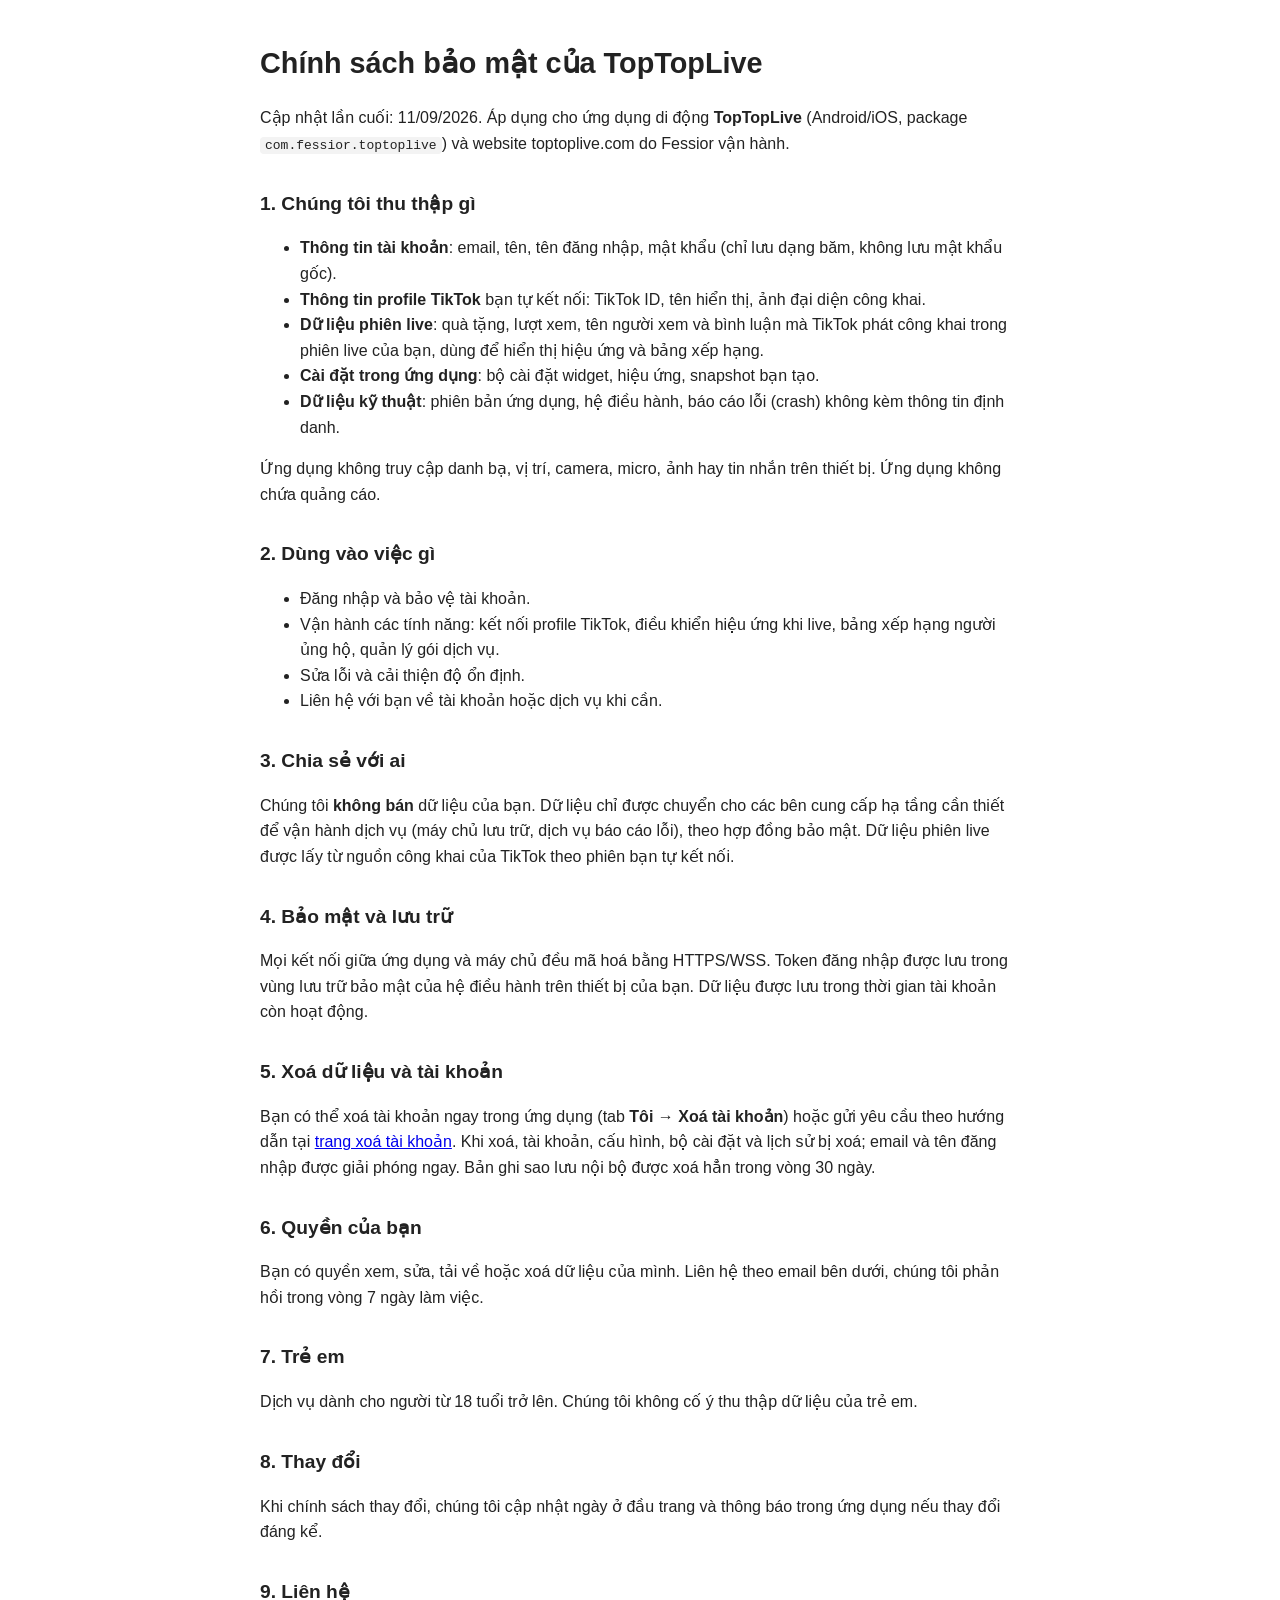
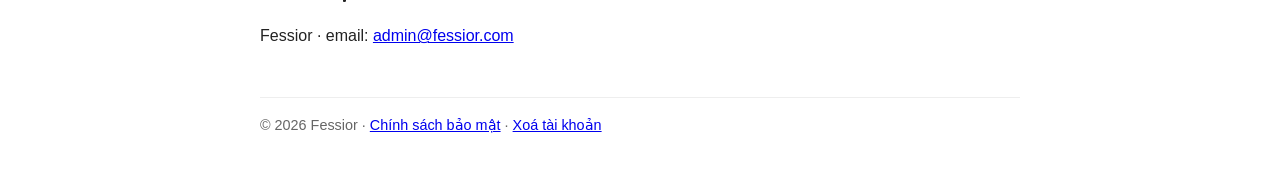
<file: index.html>
<!doctype html><html lang="vi"><head><meta charset="utf-8"><meta http-equiv="refresh" content="0;url=privacy.html"><title>TopTopLive</title></head><body><a href="privacy.html">Chính sách bảo mật</a></body></html>
</file>
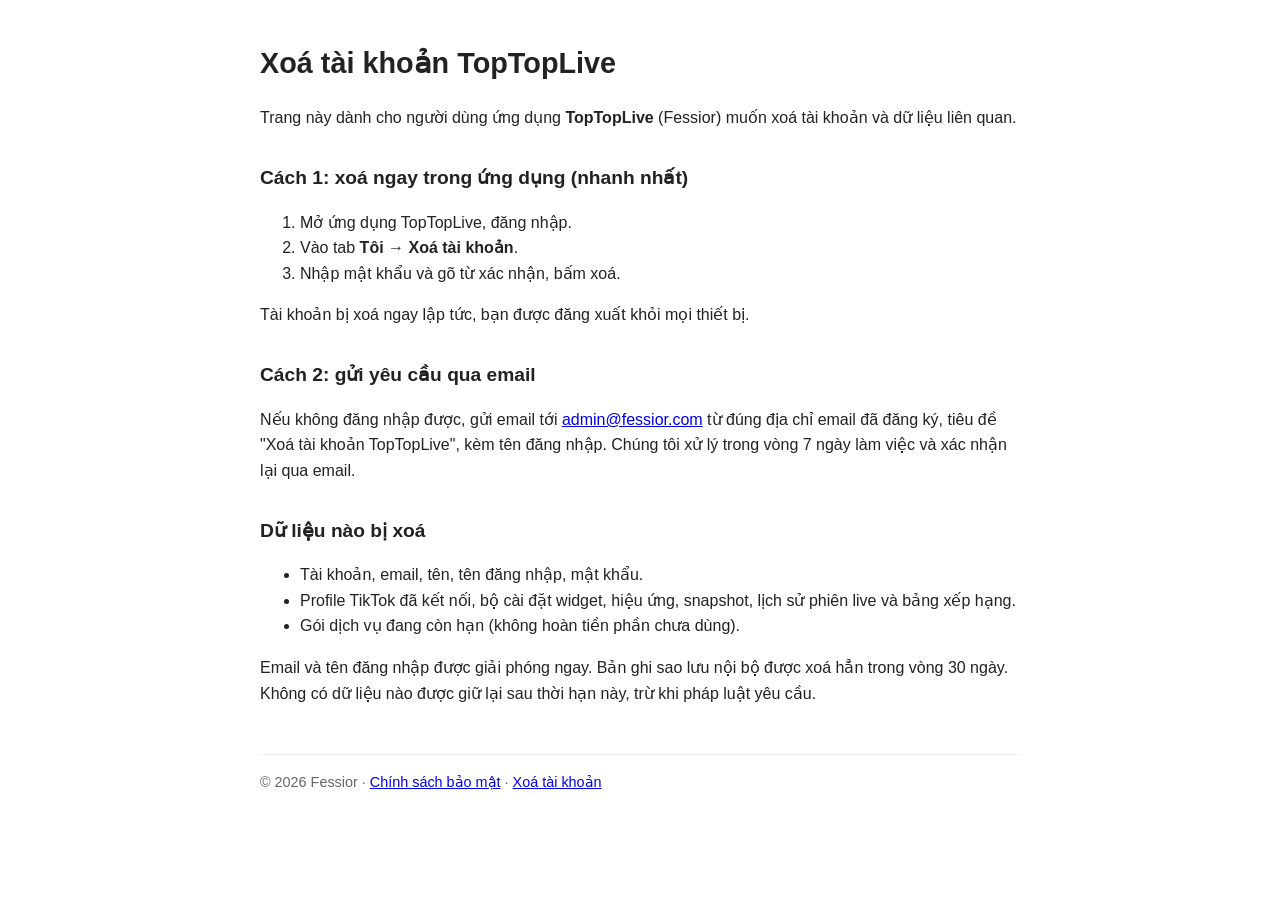
<file: delete-account.html>
<!doctype html><html lang="vi"><head><meta charset="utf-8"><meta name="viewport" content="width=device-width,initial-scale=1">
<title>Xoá tài khoản · TopTopLive</title><link rel="stylesheet" href="_shared.css"></head><body>
<h1>Xoá tài khoản TopTopLive</h1>
<p>Trang này dành cho người dùng ứng dụng <strong>TopTopLive</strong> (Fessior) muốn xoá tài khoản và dữ liệu liên quan.</p>

<h2>Cách 1: xoá ngay trong ứng dụng (nhanh nhất)</h2>
<ol>
<li>Mở ứng dụng TopTopLive, đăng nhập.</li>
<li>Vào tab <strong>Tôi</strong> → <strong>Xoá tài khoản</strong>.</li>
<li>Nhập mật khẩu và gõ từ xác nhận, bấm xoá.</li>
</ol>
<p>Tài khoản bị xoá ngay lập tức, bạn được đăng xuất khỏi mọi thiết bị.</p>

<h2>Cách 2: gửi yêu cầu qua email</h2>
<p>Nếu không đăng nhập được, gửi email tới <a href="mailto:admin@fessior.com?subject=Xo%C3%A1%20t%C3%A0i%20kho%E1%BA%A3n%20TopTopLive">admin@fessior.com</a> từ đúng địa chỉ email đã đăng ký, tiêu đề "Xoá tài khoản TopTopLive", kèm tên đăng nhập. Chúng tôi xử lý trong vòng 7 ngày làm việc và xác nhận lại qua email.</p>

<h2>Dữ liệu nào bị xoá</h2>
<ul>
<li>Tài khoản, email, tên, tên đăng nhập, mật khẩu.</li>
<li>Profile TikTok đã kết nối, bộ cài đặt widget, hiệu ứng, snapshot, lịch sử phiên live và bảng xếp hạng.</li>
<li>Gói dịch vụ đang còn hạn (không hoàn tiền phần chưa dùng).</li>
</ul>
<p>Email và tên đăng nhập được giải phóng ngay. Bản ghi sao lưu nội bộ được xoá hẳn trong vòng 30 ngày. Không có dữ liệu nào được giữ lại sau thời hạn này, trừ khi pháp luật yêu cầu.</p>

<footer>© 2026 Fessior · <a href="privacy.html">Chính sách bảo mật</a> · <a href="delete-account.html">Xoá tài khoản</a></footer>
</body></html>
</file>
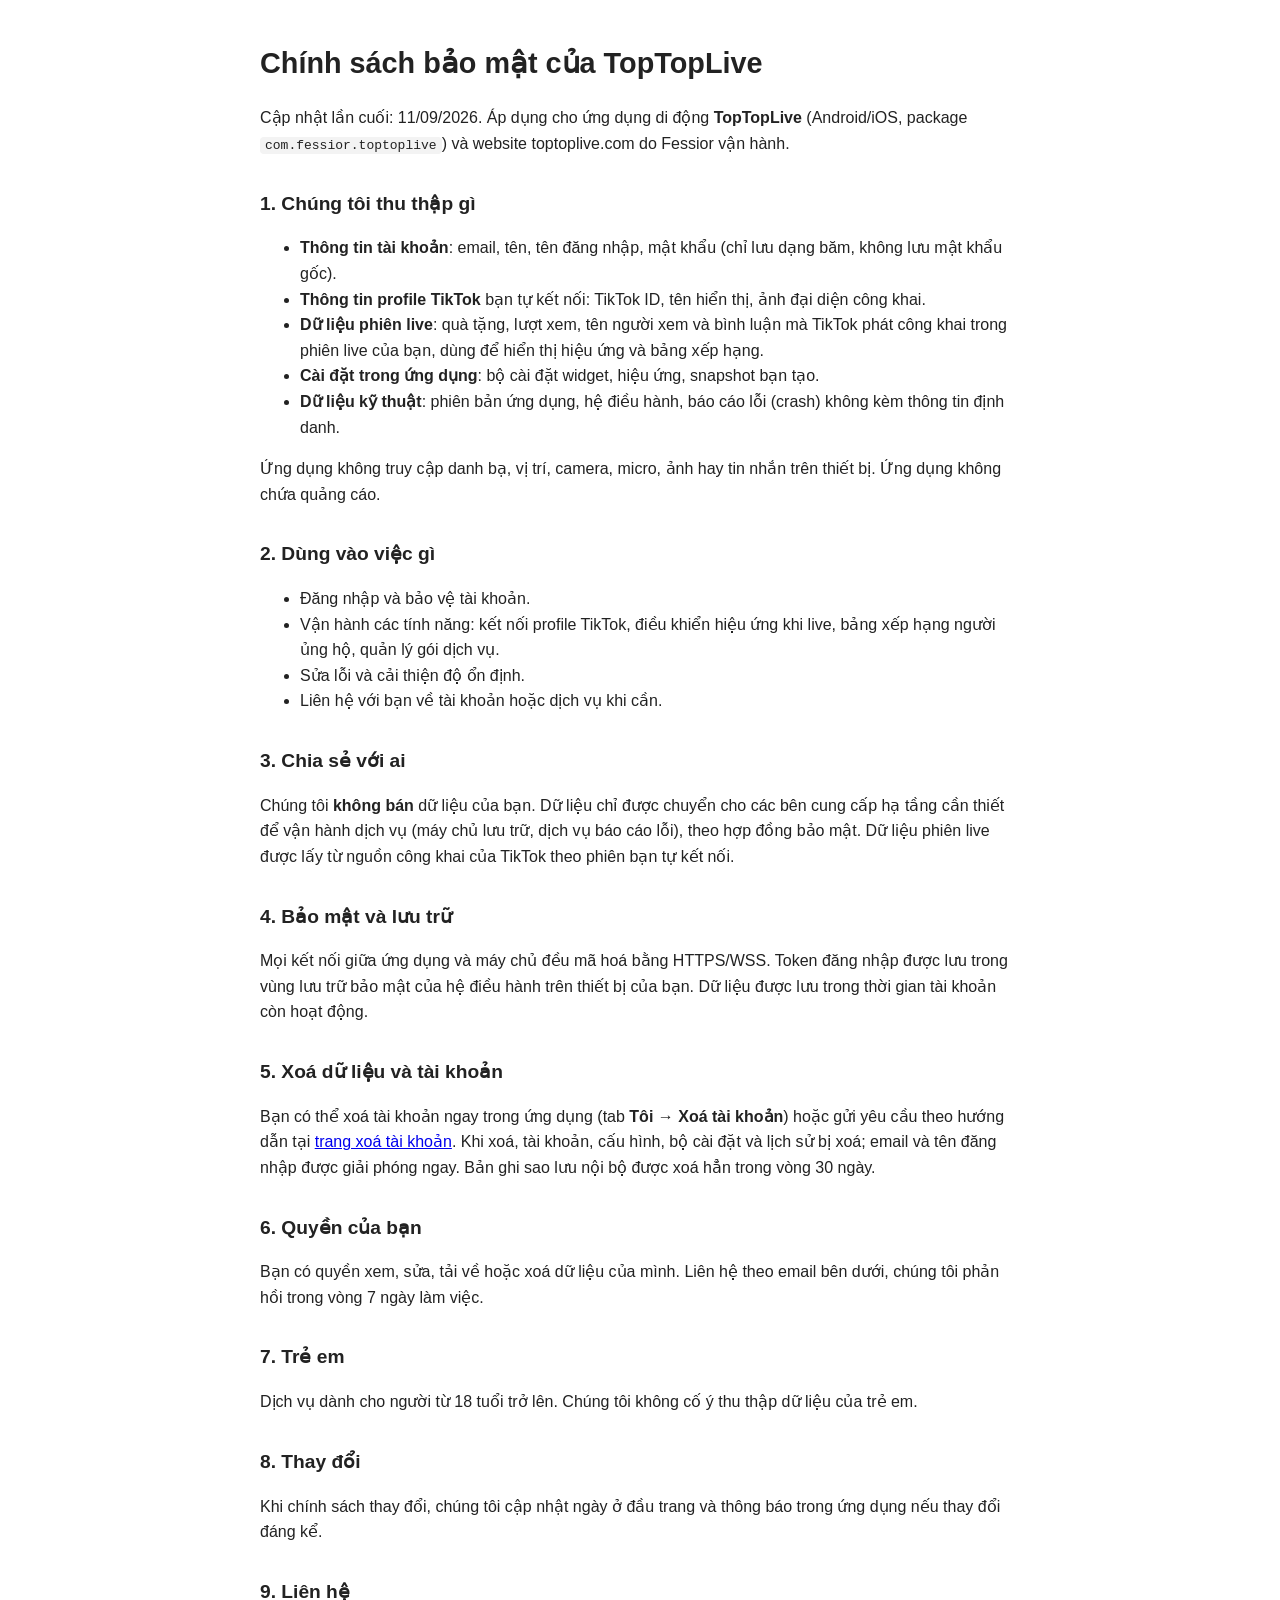
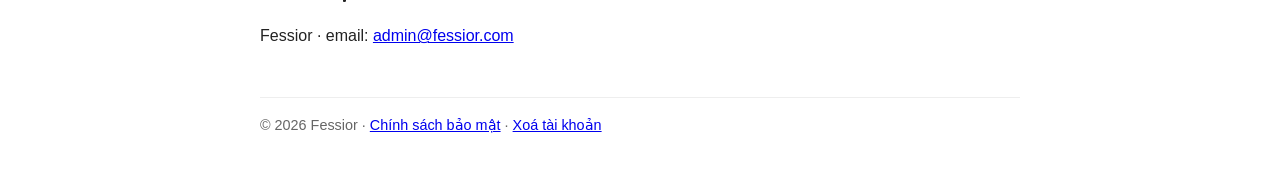
<file: privacy.html>
<!doctype html><html lang="vi"><head><meta charset="utf-8"><meta name="viewport" content="width=device-width,initial-scale=1">
<title>Chính sách bảo mật · TopTopLive</title><link rel="stylesheet" href="_shared.css"></head><body>
<h1>Chính sách bảo mật của TopTopLive</h1>
<p>Cập nhật lần cuối: 11/09/2026. Áp dụng cho ứng dụng di động <strong>TopTopLive</strong> (Android/iOS, package <code>com.fessior.toptoplive</code>) và website toptoplive.com do Fessior vận hành.</p>

<h2>1. Chúng tôi thu thập gì</h2>
<ul>
<li><strong>Thông tin tài khoản</strong>: email, tên, tên đăng nhập, mật khẩu (chỉ lưu dạng băm, không lưu mật khẩu gốc).</li>
<li><strong>Thông tin profile TikTok</strong> bạn tự kết nối: TikTok ID, tên hiển thị, ảnh đại diện công khai.</li>
<li><strong>Dữ liệu phiên live</strong>: quà tặng, lượt xem, tên người xem và bình luận mà TikTok phát công khai trong phiên live của bạn, dùng để hiển thị hiệu ứng và bảng xếp hạng.</li>
<li><strong>Cài đặt trong ứng dụng</strong>: bộ cài đặt widget, hiệu ứng, snapshot bạn tạo.</li>
<li><strong>Dữ liệu kỹ thuật</strong>: phiên bản ứng dụng, hệ điều hành, báo cáo lỗi (crash) không kèm thông tin định danh.</li>
</ul>
<p>Ứng dụng không truy cập danh bạ, vị trí, camera, micro, ảnh hay tin nhắn trên thiết bị. Ứng dụng không chứa quảng cáo.</p>

<h2>2. Dùng vào việc gì</h2>
<ul>
<li>Đăng nhập và bảo vệ tài khoản.</li>
<li>Vận hành các tính năng: kết nối profile TikTok, điều khiển hiệu ứng khi live, bảng xếp hạng người ủng hộ, quản lý gói dịch vụ.</li>
<li>Sửa lỗi và cải thiện độ ổn định.</li>
<li>Liên hệ với bạn về tài khoản hoặc dịch vụ khi cần.</li>
</ul>

<h2>3. Chia sẻ với ai</h2>
<p>Chúng tôi <strong>không bán</strong> dữ liệu của bạn. Dữ liệu chỉ được chuyển cho các bên cung cấp hạ tầng cần thiết để vận hành dịch vụ (máy chủ lưu trữ, dịch vụ báo cáo lỗi), theo hợp đồng bảo mật. Dữ liệu phiên live được lấy từ nguồn công khai của TikTok theo phiên bạn tự kết nối.</p>

<h2>4. Bảo mật và lưu trữ</h2>
<p>Mọi kết nối giữa ứng dụng và máy chủ đều mã hoá bằng HTTPS/WSS. Token đăng nhập được lưu trong vùng lưu trữ bảo mật của hệ điều hành trên thiết bị của bạn. Dữ liệu được lưu trong thời gian tài khoản còn hoạt động.</p>

<h2>5. Xoá dữ liệu và tài khoản</h2>
<p>Bạn có thể xoá tài khoản ngay trong ứng dụng (tab <strong>Tôi → Xoá tài khoản</strong>) hoặc gửi yêu cầu theo hướng dẫn tại <a href="delete-account.html">trang xoá tài khoản</a>. Khi xoá, tài khoản, cấu hình, bộ cài đặt và lịch sử bị xoá; email và tên đăng nhập được giải phóng ngay. Bản ghi sao lưu nội bộ được xoá hẳn trong vòng 30 ngày.</p>

<h2>6. Quyền của bạn</h2>
<p>Bạn có quyền xem, sửa, tải về hoặc xoá dữ liệu của mình. Liên hệ theo email bên dưới, chúng tôi phản hồi trong vòng 7 ngày làm việc.</p>

<h2>7. Trẻ em</h2>
<p>Dịch vụ dành cho người từ 18 tuổi trở lên. Chúng tôi không cố ý thu thập dữ liệu của trẻ em.</p>

<h2>8. Thay đổi</h2>
<p>Khi chính sách thay đổi, chúng tôi cập nhật ngày ở đầu trang và thông báo trong ứng dụng nếu thay đổi đáng kể.</p>

<h2>9. Liên hệ</h2>
<p>Fessior · email: <a href="mailto:admin@fessior.com">admin@fessior.com</a></p>
<footer>© 2026 Fessior · <a href="privacy.html">Chính sách bảo mật</a> · <a href="delete-account.html">Xoá tài khoản</a></footer>
</body></html>
</file>
<file: _shared.css>
body{font-family:-apple-system,Segoe UI,Roboto,Helvetica,Arial,sans-serif;max-width:760px;margin:40px auto;padding:0 20px;line-height:1.6;color:#222}
h1{font-size:1.8rem}h2{font-size:1.2rem;margin-top:2rem}code{background:#f3f3f3;padding:1px 5px;border-radius:4px}
footer{margin-top:3rem;font-size:.9rem;color:#666;border-top:1px solid #eee;padding-top:1rem}
</file>
